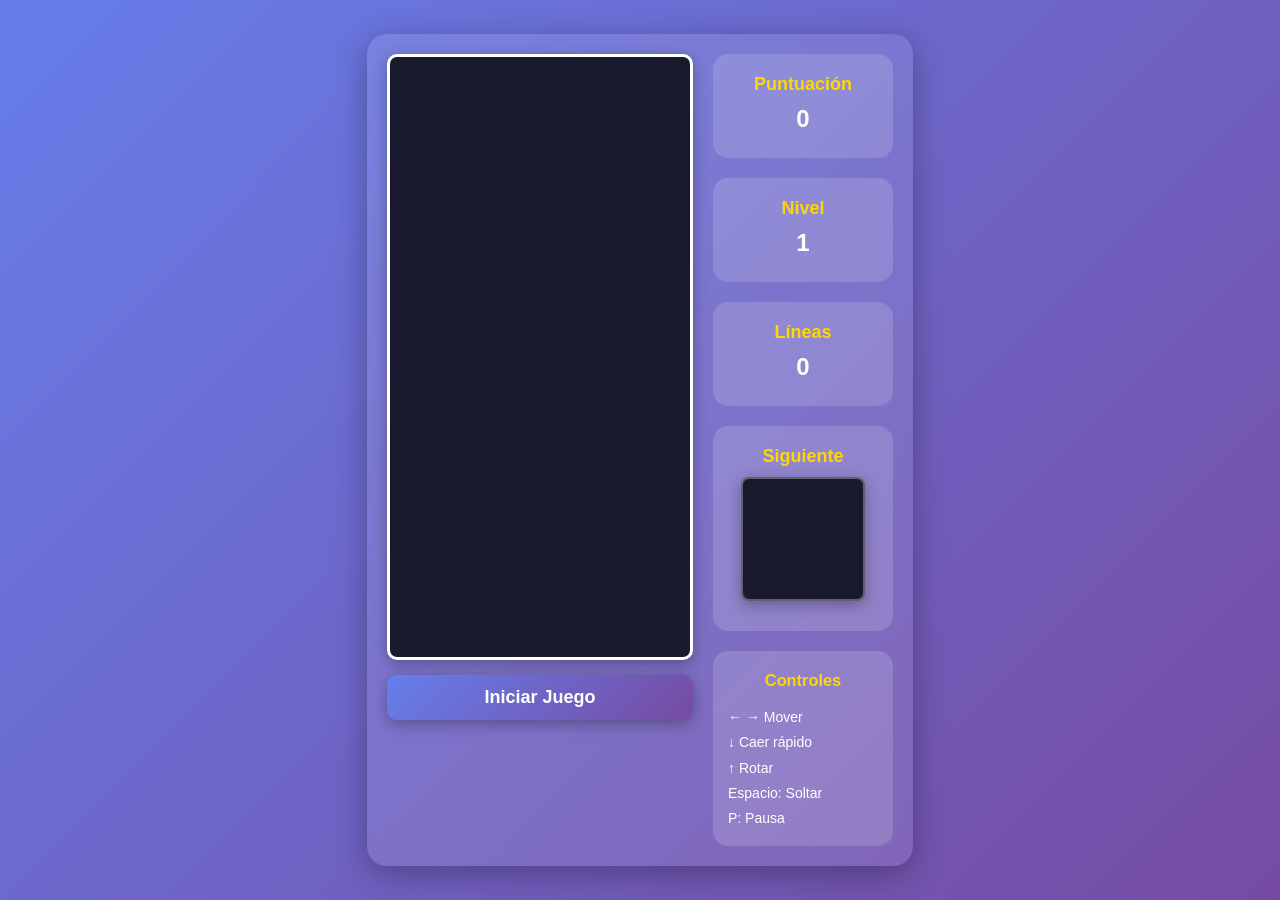
<file: projects/tetris-game/index.html>
<!DOCTYPE html>
<html lang="es">
<head>
    <meta charset="UTF-8">
    <meta name="viewport" content="width=device-width, initial-scale=1.0">
    <title>Tetris</title>
    <style>
        * {
            margin: 0;
            padding: 0;
            box-sizing: border-box;
        }

        body {
            font-family: 'Arial', sans-serif;
            display: flex;
            justify-content: center;
            align-items: center;
            min-height: 100vh;
            background: linear-gradient(135deg, #667eea 0%, #764ba2 100%);
        }

        .game-container {
            display: flex;
            gap: 20px;
            padding: 20px;
            background: rgba(255, 255, 255, 0.1);
            backdrop-filter: blur(10px);
            border-radius: 20px;
            box-shadow: 0 8px 32px rgba(0, 0, 0, 0.3);
        }

        .main-area {
            display: flex;
            flex-direction: column;
            gap: 15px;
        }

        canvas {
            border: 3px solid #fff;
            border-radius: 10px;
            box-shadow: 0 4px 15px rgba(0, 0, 0, 0.3);
            background: #1a1a2e;
        }

        .side-panel {
            display: flex;
            flex-direction: column;
            gap: 20px;
        }

        .info-box {
            background: rgba(255, 255, 255, 0.15);
            padding: 20px;
            border-radius: 15px;
            color: white;
            min-width: 180px;
        }

        .info-box h3 {
            margin-bottom: 10px;
            font-size: 18px;
            text-align: center;
            color: #ffd700;
        }

        .info-box p {
            font-size: 24px;
            font-weight: bold;
            text-align: center;
            margin: 5px 0;
        }

        #nextPiece {
            border: 2px solid rgba(255, 255, 255, 0.3);
            border-radius: 8px;
            background: #1a1a2e;
            display: block;
            margin: 10px auto;
        }

        .controls {
            background: rgba(255, 255, 255, 0.15);
            padding: 15px;
            border-radius: 15px;
            color: white;
            font-size: 14px;
            line-height: 1.8;
        }

        .controls h3 {
            color: #ffd700;
            margin-bottom: 10px;
            text-align: center;
        }

        button {
            width: 100%;
            padding: 12px;
            font-size: 18px;
            font-weight: bold;
            color: white;
            background: linear-gradient(135deg, #667eea 0%, #764ba2 100%);
            border: none;
            border-radius: 10px;
            cursor: pointer;
            transition: transform 0.2s, box-shadow 0.2s;
            box-shadow: 0 4px 15px rgba(0, 0, 0, 0.3);
        }

        button:hover {
            transform: translateY(-2px);
            box-shadow: 0 6px 20px rgba(0, 0, 0, 0.4);
        }

        button:active {
            transform: translateY(0);
        }

        .game-over {
            position: fixed;
            top: 50%;
            left: 50%;
            transform: translate(-50%, -50%);
            background: rgba(0, 0, 0, 0.9);
            color: white;
            padding: 40px;
            border-radius: 20px;
            text-align: center;
            display: none;
            z-index: 1000;
        }

        .game-over h2 {
            font-size: 36px;
            margin-bottom: 20px;
            color: #ff6b6b;
        }

        .game-over p {
            font-size: 24px;
            margin-bottom: 30px;
        }
    </style>
</head>
<body>
    <div class="game-container">
        <div class="main-area">
            <canvas id="tetris" width="300" height="600"></canvas>
            <button id="startBtn">Iniciar Juego</button>
        </div>

        <div class="side-panel">
            <div class="info-box">
                <h3>Puntuación</h3>
                <p id="score">0</p>
            </div>

            <div class="info-box">
                <h3>Nivel</h3>
                <p id="level">1</p>
            </div>

            <div class="info-box">
                <h3>Líneas</h3>
                <p id="lines">0</p>
            </div>

            <div class="info-box">
                <h3>Siguiente</h3>
                <canvas id="nextPiece" width="120" height="120"></canvas>
            </div>

            <div class="controls">
                <h3>Controles</h3>
                ← → Mover<br>
                ↓ Caer rápido<br>
                ↑ Rotar<br>
                Espacio: Soltar<br>
                P: Pausa
            </div>
        </div>
    </div>

    <div class="game-over" id="gameOver">
        <h2>¡Juego Terminado!</h2>
        <p>Puntuación: <span id="finalScore">0</span></p>
        <button onclick="resetGame()">Jugar de Nuevo</button>
    </div>

    <script>
        const canvas = document.getElementById('tetris');
        const ctx = canvas.getContext('2d');
        const nextCanvas = document.getElementById('nextPiece');
        const nextCtx = nextCanvas.getContext('2d');
        
        const ROWS = 20;
        const COLS = 10;
        const BLOCK_SIZE = 30;
        
        const COLORS = [
            '#000000',
            '#00f0f0',
            '#0000f0',
            '#f0a000',
            '#f0f000',
            '#00f000',
            '#a000f0',
            '#f00000'
        ];

        const SHAPES = [
            [[1,1,1,1]],
            [[1,1],[1,1]],
            [[1,1,1],[0,1,0]],
            [[1,1,1],[1,0,0]],
            [[1,1,1],[0,0,1]],
            [[1,1,0],[0,1,1]],
            [[0,1,1],[1,1,0]]
        ];

        let board = Array(ROWS).fill().map(() => Array(COLS).fill(0));
        let score = 0;
        let level = 1;
        let lines = 0;
        let gameLoop;
        let isPaused = false;
        let currentPiece;
        let nextPiece;
        let dropCounter = 0;
        let dropInterval = 1000;

        class Piece {
            constructor(shape, color) {
                this.shape = shape;
                this.color = color;
                this.x = Math.floor(COLS / 2) - Math.floor(shape[0].length / 2);
                this.y = 0;
            }

            draw(context, offsetX = 0, offsetY = 0, blockSize = BLOCK_SIZE) {
                this.shape.forEach((row, y) => {
                    row.forEach((value, x) => {
                        if (value) {
                            context.fillStyle = this.color;
                            context.fillRect(
                                (this.x + x) * blockSize + offsetX, 
                                (this.y + y) * blockSize + offsetY, 
                                blockSize - 1, 
                                blockSize - 1
                            );
                            context.strokeStyle = '#000';
                            context.strokeRect(
                                (this.x + x) * blockSize + offsetX, 
                                (this.y + y) * blockSize + offsetY, 
                                blockSize - 1, 
                                blockSize - 1
                            );
                        }
                    });
                });
            }

            move(dx, dy) {
                this.x += dx;
                this.y += dy;
            }

            rotate() {
                const newShape = this.shape[0].map((_, i) =>
                    this.shape.map(row => row[i]).reverse()
                );
                const oldShape = this.shape;
                this.shape = newShape;
                
                if (this.collides()) {
                    this.shape = oldShape;
                }
            }

            collides() {
                return this.shape.some((row, y) =>
                    row.some((value, x) =>
                        value && (
                            this.x + x < 0 ||
                            this.x + x >= COLS ||
                            this.y + y >= ROWS ||
                            (this.y + y >= 0 && board[this.y + y][this.x + x])
                        )
                    )
                );
            }
        }

        function createPiece() {
            const shapeIndex = Math.floor(Math.random() * SHAPES.length);
            return new Piece(SHAPES[shapeIndex], COLORS[shapeIndex + 1]);
        }

        function drawBoard() {
            ctx.fillStyle = '#1a1a2e';
            ctx.fillRect(0, 0, canvas.width, canvas.height);
            
            board.forEach((row, y) => {
                row.forEach((value, x) => {
                    if (value) {
                        ctx.fillStyle = COLORS[value];
                        ctx.fillRect(x * BLOCK_SIZE, y * BLOCK_SIZE, BLOCK_SIZE - 1, BLOCK_SIZE - 1);
                        ctx.strokeStyle = '#000';
                        ctx.strokeRect(x * BLOCK_SIZE, y * BLOCK_SIZE, BLOCK_SIZE - 1, BLOCK_SIZE - 1);
                    }
                });
            });
        }

        function drawNextPiece() {
            nextCtx.fillStyle = '#1a1a2e';
            nextCtx.fillRect(0, 0, nextCanvas.width, nextCanvas.height);
            
            if (nextPiece) {
                const blockSize = 25;
                const offsetX = (nextCanvas.width - nextPiece.shape[0].length * blockSize) / 2;
                const offsetY = (nextCanvas.height - nextPiece.shape.length * blockSize) / 2;
                
                nextPiece.shape.forEach((row, y) => {
                    row.forEach((value, x) => {
                        if (value) {
                            nextCtx.fillStyle = nextPiece.color;
                            nextCtx.fillRect(
                                x * blockSize + offsetX,
                                y * blockSize + offsetY,
                                blockSize - 1,
                                blockSize - 1
                            );
                            nextCtx.strokeStyle = '#000';
                            nextCtx.strokeRect(
                                x * blockSize + offsetX,
                                y * blockSize + offsetY,
                                blockSize - 1,
                                blockSize - 1
                            );
                        }
                    });
                });
            }
        }

        function merge() {
            currentPiece.shape.forEach((row, y) => {
                row.forEach((value, x) => {
                    if (value) {
                        const boardY = currentPiece.y + y;
                        const boardX = currentPiece.x + x;
                        if (boardY >= 0) {
                            board[boardY][boardX] = SHAPES.indexOf(currentPiece.shape) + 1;
                        }
                    }
                });
            });
        }

        function clearLines() {
            let linesCleared = 0;
            
            for (let y = ROWS - 1; y >= 0; y--) {
                if (board[y].every(value => value !== 0)) {
                    board.splice(y, 1);
                    board.unshift(Array(COLS).fill(0));
                    linesCleared++;
                    y++;
                }
            }
            
            if (linesCleared > 0) {
                lines += linesCleared;
                score += linesCleared * 100 * level;
                level = Math.floor(lines / 10) + 1;
                dropInterval = Math.max(100, 1000 - (level - 1) * 100);
                updateScore();
            }
        }

        function updateScore() {
            document.getElementById('score').textContent = score;
            document.getElementById('level').textContent = level;
            document.getElementById('lines').textContent = lines;
        }

        function gameOver() {
            cancelAnimationFrame(gameLoop);
            document.getElementById('finalScore').textContent = score;
            document.getElementById('gameOver').style.display = 'block';
        }

        function resetGame() {
            board = Array(ROWS).fill().map(() => Array(COLS).fill(0));
            score = 0;
            level = 1;
            lines = 0;
            dropInterval = 1000;
            isPaused = false;
            document.getElementById('gameOver').style.display = 'none';
            updateScore();
            startGame();
        }

        function drop() {
            currentPiece.move(0, 1);
            
            if (currentPiece.collides()) {
                currentPiece.move(0, -1);
                merge();
                clearLines();
                currentPiece = nextPiece;
                nextPiece = createPiece();
                drawNextPiece();
                
                if (currentPiece.collides()) {
                    gameOver();
                    return false;
                }
            }
            return true;
        }

        function hardDrop() {
            while (drop()) {}
        }

        function update(time = 0) {
            if (isPaused) {
                gameLoop = requestAnimationFrame(update);
                return;
            }
            
            dropCounter += time - (update.lastTime || 0);
            update.lastTime = time;
            
            if (dropCounter > dropInterval) {
                drop();
                dropCounter = 0;
            }
            
            drawBoard();
            currentPiece.draw(ctx);
            
            gameLoop = requestAnimationFrame(update);
        }

        function startGame() {
            currentPiece = createPiece();
            nextPiece = createPiece();
            drawNextPiece();
            update();
        }

        document.addEventListener('keydown', e => {
            if (!currentPiece || document.getElementById('gameOver').style.display === 'block') return;
            
            if (e.key === 'p' || e.key === 'P') {
                isPaused = !isPaused;
                return;
            }
            
            if (isPaused) return;
            
            if (e.key === 'ArrowLeft') {
                currentPiece.move(-1, 0);
                if (currentPiece.collides()) currentPiece.move(1, 0);
            } else if (e.key === 'ArrowRight') {
                currentPiece.move(1, 0);
                if (currentPiece.collides()) currentPiece.move(-1, 0);
            } else if (e.key === 'ArrowDown') {
                drop();
            } else if (e.key === 'ArrowUp') {
                currentPiece.rotate();
            } else if (e.key === ' ') {
                e.preventDefault();
                hardDrop();
            }
        });

        document.getElementById('startBtn').addEventListener('click', () => {
            if (!currentPiece) {
                startGame();
            } else {
                resetGame();
            }
        });
    </script>
</body>
</html>
</file>
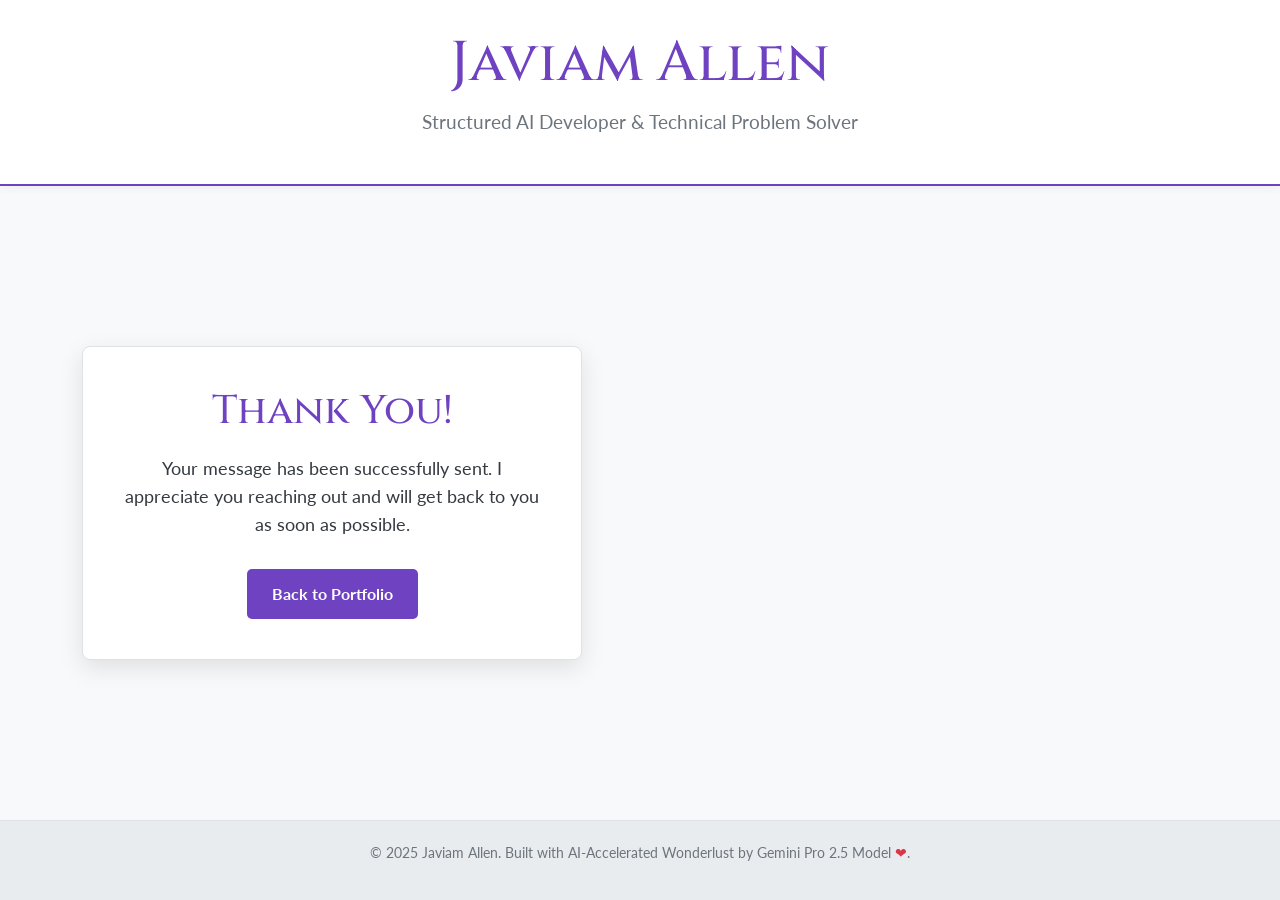
<file: gracias.html>
<!DOCTYPE html>
<html lang="en">
<head>
    <meta charset="UTF-8">
    <meta name="viewport" content="width=device-width, initial-scale=1.0">
    <title>Thank You! | Javiam Allen Portfolio</title>
    <meta name="description" content="Thank you for your message! Javiam Allen will be in touch shortly.">

    <link href="https://fonts.googleapis.com/css2?family=Cinzel:wght@400;700&family=Lato:wght@300;400;700&display=swap" rel="stylesheet">
    <link href="https://cdn.jsdelivr.net/npm/bootstrap@5.3.3/dist/css/bootstrap.min.css" rel="stylesheet" integrity="sha384-QWTKZyjpPEjISv5WaRU9OFeRpok6YctnYmDr5pNlyT2bRjXh0JMhjY6hW+ALEwIH" crossorigin="anonymous">
    <style>
        /* General Styles for the body */
        body {
            font-family: 'Lato', sans-serif;
            background-color: #f8f9fa; /* Soft white background */
            color: #212529; /* Dark text for contrast */
            line-height: 1.6;
            margin: 0;
            padding: 0;
            display: flex;
            flex-direction: column;
            min-height: 100vh; /* Full viewport height */
        }

        /* Header (Optional, if you want a consistent header) */
        header {
            background-color: #ffffff; /* White header */
            padding: 30px 0;
            text-align: center;
            border-bottom: 2px solid #6f42c1; /* Violet detail */
            box-shadow: 0 2px 10px rgba(0, 0, 0, 0.05);
        }

        .logo {
            font-family: 'Cinzel', serif;
            font-size: 3.5rem;
            color: #6f42c1; /* Violet for logo */
            margin-bottom: 10px;
        }

        .subtitle {
            font-size: 1.2rem;
            color: #6c757d; /* Muted gray for subtitle */
        }

        /* Main Content for Thank You Page */
        main {
            flex-grow: 1; /* Allows main content to take up available space */
            display: flex;
            justify-content: center;
            align-items: center;
            text-align: center;
            padding: 50px 15px;
        }

        .thank-you-card {
            background-color: #ffffff;
            border: 1px solid #dee2e6;
            border-radius: 8px;
            padding: 40px;
            box-shadow: 0 8px 25px rgba(0, 0, 0, 0.1);
            max-width: 500px;
            width: 100%;
        }

        .thank-you-card h1 {
            font-family: 'Cinzel', serif;
            color: #6f42c1; /* Violet for title */
            font-size: 2.5rem;
            margin-bottom: 20px;
        }

        .thank-you-card p {
            font-size: 1.1rem;
            color: #343a40;
            margin-bottom: 30px;
        }

        .cta-button {
            background-color: #6f42c1; /* Violet button */
            color: white;
            padding: 12px 25px;
            border-radius: 5px;
            text-decoration: none;
            font-weight: bold;
            transition: background-color 0.2s ease, transform 0.2s ease;
            border: none;
            display: inline-block; /* Allows padding and margin */
        }

        .cta-button:hover {
            background-color: #5936a1; /* Darker violet on hover */
            transform: translateY(-2px);
            color: white; /* Keep text white on hover */
        }

        /* Footer */
        footer {
            background-color: #e9ecef; /* Light gray footer */
            padding: 20px 0;
            text-align: center;
            font-size: 0.9rem;
            color: #6c757d; /* Muted gray for footer text */
            border-top: 1px solid #dee2e6;
        }
        #heart-symbol {
            color: #dc3545; /* Red heart */
        }

        /* Media queries */
        @media (max-width: 768px) {
            .logo {
                font-size: 2.5rem;
            }
            .subtitle {
                font-size: 1rem;
            }
            .thank-you-card {
                padding: 30px 20px;
            }
            .thank-you-card h1 {
                font-size: 2rem;
            }
        }

    </style>
</head>
<body>
    <header>
        <div class="container">
            <h1 class="logo">Javiam Allen</h1>
            <p class="subtitle">Structured AI Developer & Technical Problem Solver</p>
        </div>
    </header>

    <main>
        <div class="container">
            <div class="thank-you-card">
                <h1>Thank You!</h1>
                <p>Your message has been successfully sent. I appreciate you reaching out and will get back to you as soon as possible.</p>
                <a href="index.html" class="cta-button">Back to Portfolio</a>
            </div>
        </div>
    </main>

    <footer>
        <div class="container">
            <p>© 2025 Javiam Allen. Built with AI-Accelerated Wonderlust by Gemini Pro 2.5 Model <span id="heart-symbol">&#x2764;</span>.</p>
        </div>
    </footer>
    <script src="https://cdn.jsdelivr.net/npm/bootstrap@5.3.3/dist/js/bootstrap.bundle.min.js" integrity="sha384-YvpcrYf0tY3lHB60NNkmXc5s9fDVZLESaAA55NDzOxhy9GkcIdslK1eN7N6jIeHz" crossorigin="anonymous"></script>
</body>
</html>
</file>
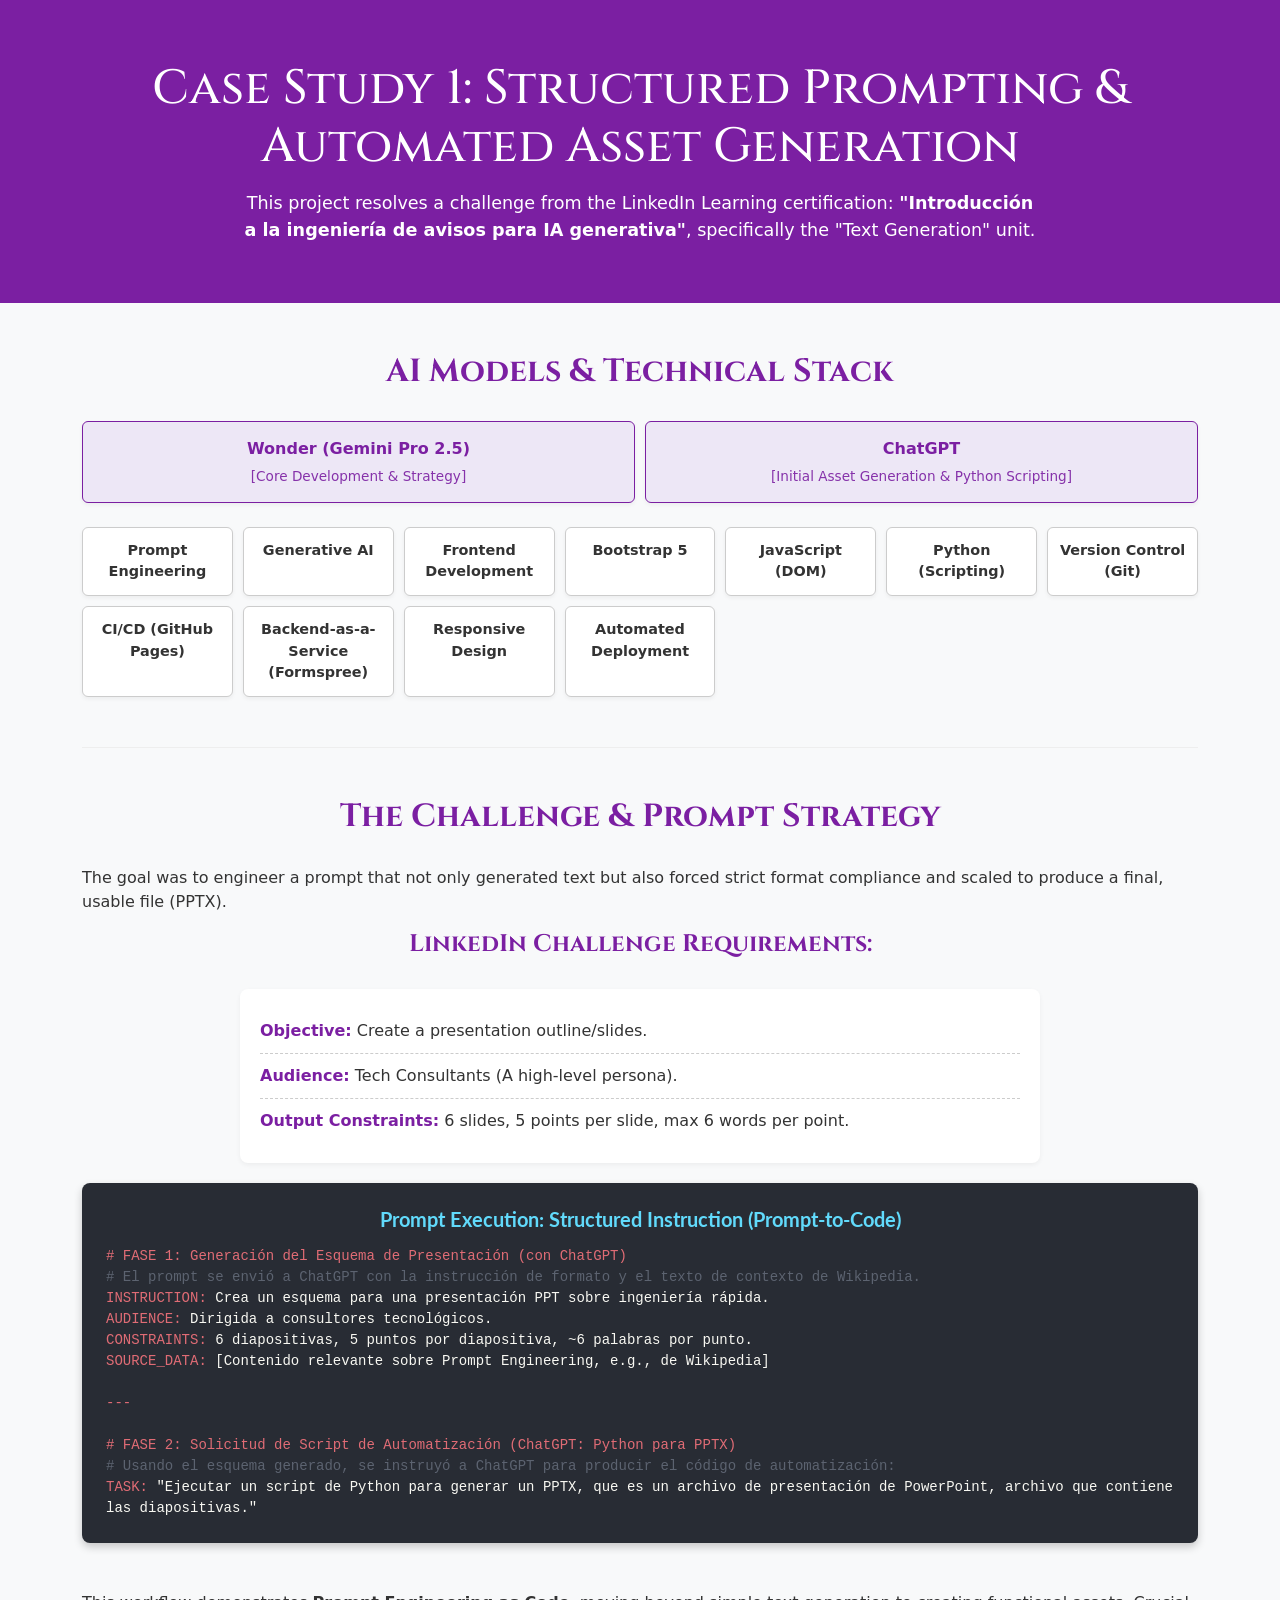
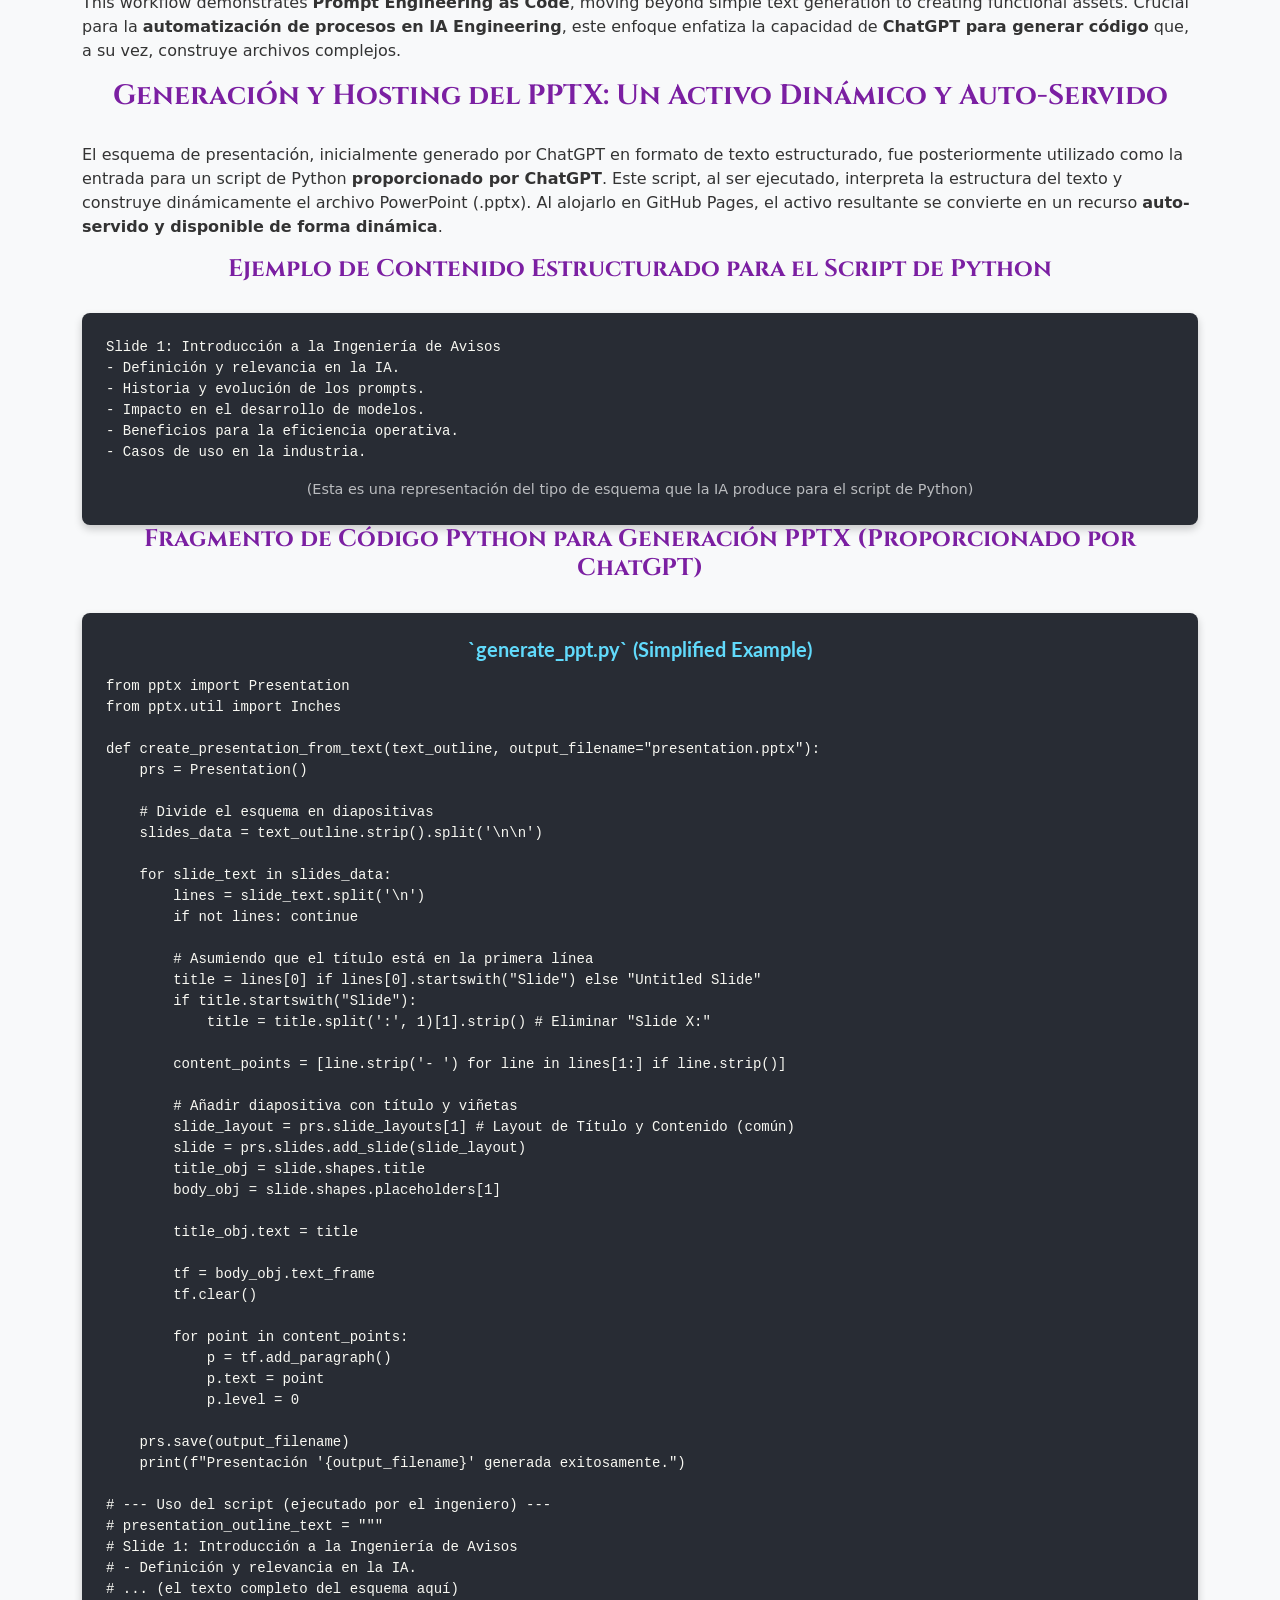
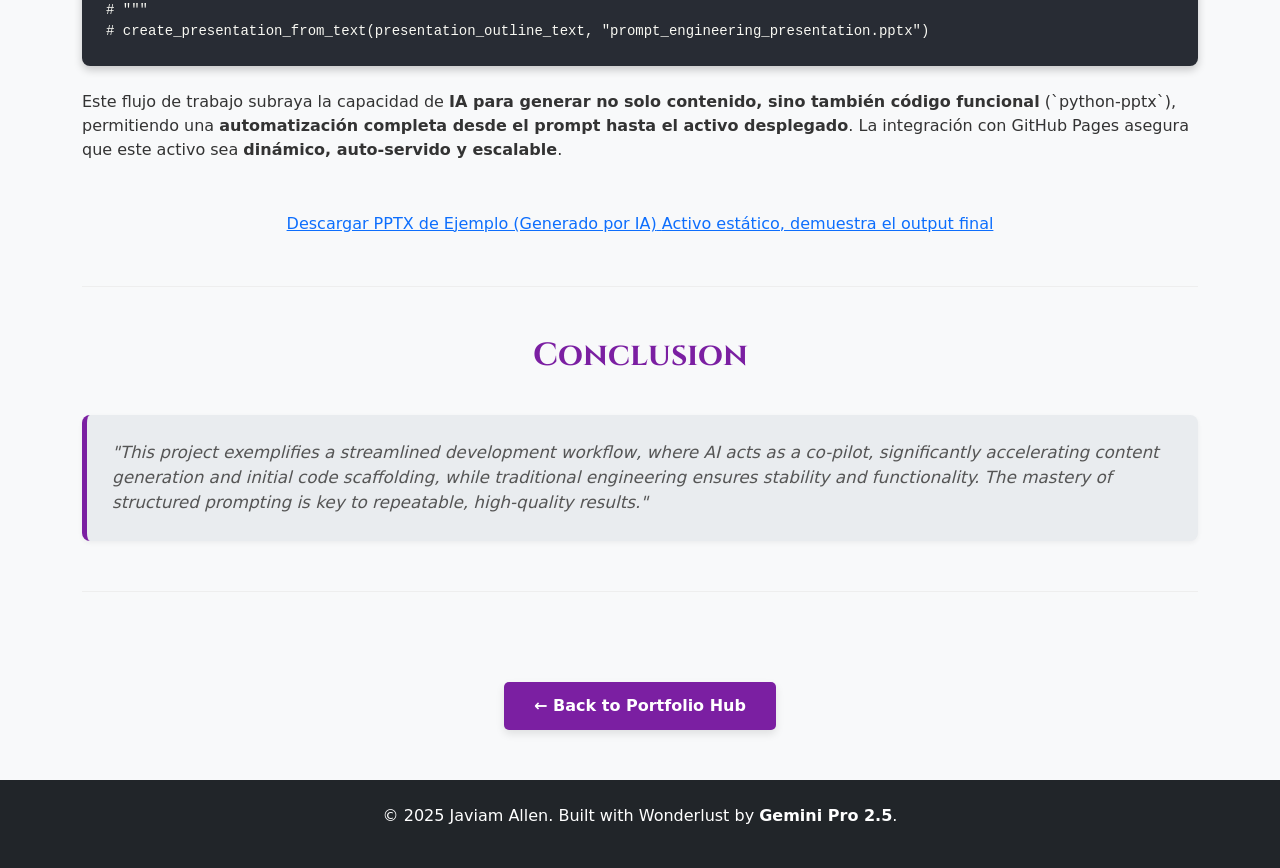
<file: projects/prompt_engineering_case-study1.html>
<!DOCTYPE html>
<html lang="en">
<head>
    <meta charset="UTF-8">
    <meta name="viewport" content="width=device-width, initial-scale=1.0">
    <title>Structured Prompting: Deployment & Automation (Case Study 1)</title>
    <meta name="description" content="Análisis técnico del desafío de LinkedIn Learning: Prompt Engineering. Demostración de automatización con Python y arquitectura BaaS, utilizando ChatGPT para generación de activos.">
    <link href="https://fonts.googleapis.com/css2?family=Cinzel:wght@400;700&family=Lato:wght@300;400;700&display=swap" rel="stylesheet">
    <link href="https://cdn.jsdelivr.net/npm/bootstrap@5.3.3/dist/css/bootstrap.min.css" rel="stylesheet" integrity="sha384-QWTKZyjpPEjISv5WaRU9OFeRpok6YctnYmDr5pNlyT2bRjXh0JMhjY6hW+ALEwIH" crossorigin="anonymous">
    
    <link rel="stylesheet" href="../style.css"> 
    
    <style>
        /* Definición de variables de color por si no están en style.css (RECOMENDACIÓN: Mover a style.css) */
        :root {
            --primary-color: #7b1fa2; /* Morado Oscuro/Principal */
            --accent-color: #ede7f6; /* Morado Claro */
            --text-color: #333;
            --border-color: #ccc;
            --card-background: #fff;
        }
        /* ESTILOS DE LA PÁGINA ESPECÍFICA (MODERNA, FONDO BLANCO) */
        body {
            background-color: #f8f9fa; 
            color: #333;
        }
        .case-study-header {
            background-color: var(--primary-color);
            color: white;
            padding: 60px 0;
            text-align: center;
        }
        .case-study-header h1 {
            font-family: 'Cinzel', serif;
            font-size: 3rem;
            margin-bottom: 15px;
        }
        .case-study-header p {
            font-size: 1.1rem;
            max-width: 800px;
            margin: 0 auto;
        }
        .case-study-section {
            padding: 50px 0;
            border-bottom: 1px solid #eee; 
        }
        .case-study-section:last-of-type {
            border-bottom: none;
        }
        .case-study-section h2, .case-study-section h3, .case-study-section h4 {
            font-family: 'Cinzel', serif;
            color: var(--primary-color);
            margin-bottom: 30px;
            text-align: center;
            font-weight: 700;
        }
        /* ESTILO PARA LAS MINI-CARDS DE HABILIDADES */
        .tech-stack-grid {
            display: grid;
            grid-template-columns: repeat(auto-fit, minmax(140px, 1fr));
            gap: 10px;
            margin-top: 20px;
            justify-content: center;
        }
        .tech-card {
            background-color: #fff;
            border: 1px solid var(--border-color);
            border-radius: 6px;
            padding: 12px 8px;
            text-align: center;
            box-shadow: 0 2px 4px rgba(0,0,0,0.05);
            font-weight: 700; 
            color: var(--text-color);
            font-size: 0.9rem;
            transition: transform 0.1s ease;
        }
        .tech-card:hover {
            transform: translateY(-2px);
            border-color: var(--primary-color);
        }
        .ai-model {
            background-color: var(--accent-color);
            color: var(--primary-color);
            border-color: var(--primary-color);
            font-size: 1rem;
            padding: 15px 10px;
        }
        .ai-model p { 
            font-weight: normal; 
            font-size: 0.85rem; 
            margin-top: 5px;
            margin-bottom: 0;
            opacity: 0.9;
        }
        /* Estilo para el Bloque de Código de Prompt */
        .prompt-example {
            background-color: #282c34;
            color: #f8f8f2;
            border-radius: 8px;
            padding: 1.5rem;
            margin-top: 20px;
            overflow-x: auto;
            box-shadow: 0 4px 8px rgba(0,0,0,0.2);
        }
        .prompt-example h5 {
            color: #61dafb;
            text-align: center;
            margin-bottom: 15px;
            font-family: 'Lato', sans-serif;
            font-weight: 700;
        }
        .prompt-example pre {
            margin: 0;
            white-space: pre-wrap; 
            word-wrap: break-word;
        }
        /* Colores de sintaxis para YAML/Código */
        .yaml-comment { color: #5c6370; } 
        .yaml-key { color: #e06c75; } 
        .yaml-string { color: #98c379; } 
        .yaml-operator { color: #c678dd; } 
        .prompt-highlight {
            font-weight: bold;
            color: #e0b0ff; 
        }

        .download-btn-wrapper {
            text-align: center;
            margin-top: 50px;
        }
        
        /* Ajustes de Tipografía */
        .boldy {
            font-weight: 700;
        }

        .challenge-list {
            list-style: none;
            padding-left: 0;
            text-align: left;
            max-width: 800px;
            margin: 20px auto;
            background-color: var(--card-background);
            border-radius: 8px;
            box-shadow: 0 2px 5px rgba(0,0,0,0.05);
            padding: 20px;
        }
        .challenge-list li {
            padding: 10px 0;
            border-bottom: 1px dashed var(--border-color);
            font-size: 1rem;
            color: var(--text-color);
        }
        .challenge-list li:last-child {
            border-bottom: none;
        }
        .challenge-list .boldy {
            color: var(--primary-color);
        }

        .key-takeaway {
            background-color: #e9ecef; 
            padding: 25px;
            border-left: 5px solid var(--primary-color);
            margin-top: 40px;
            font-style: italic;
            color: #555;
            border-radius: 8px;
            box-shadow: 0 2px 5px rgba(0,0,0,0.05);
        }
        .key-takeaway p {
            margin-bottom: 0;
            font-size: 1.05rem;
        }

        .back-to-portfolio-btn {
            display: inline-block;
            margin-top: 40px;
            background-color: var(--primary-color);
            color: white;
            padding: 12px 30px;
            border-radius: 5px;
            text-decoration: none;
            font-weight: bold;
            transition: background-color 0.3s ease, transform 0.2s ease;
            box-shadow: 0 4px 8px rgba(0,0,0,0.1);
        }
        .back-to-portfolio-btn:hover {
            background-color: #5a0ca0;
            color: white;
            transform: translateY(-2px);
        }
    </style>
</head>
<body>

    <header class="case-study-header">
        <div class="container">
            <h1>Case Study 1: Structured Prompting & Automated Asset Generation</h1>
            <p>This project resolves a challenge from the LinkedIn Learning certification: <span class="boldy">"Introducción a la ingeniería de avisos para IA generativa"</span>, specifically the "Text Generation" unit.</p>
        </div>
    </header>

    <main>
        <div class="container">
            <section class="case-study-section">
                <h2>AI Models & Technical Stack</h2>
                
                <div class="tech-stack-grid">
                    <div class="tech-card ai-model">
                        <span class="boldy">Wonder (Gemini Pro 2.5)</span>
                        <p class="mb-0" style="font-weight: normal; font-size: 0.85rem;">[Core Development & Strategy]</p>
                    </div>
                    <div class="tech-card ai-model">
                        <span class="boldy">ChatGPT</span>
                        <p class="mb-0" style="font-weight: normal; font-size: 0.85rem;">[Initial Asset Generation & Python Scripting]</p>
                    </div>
                </div>

                <div class="tech-stack-grid mt-4">
                    <div class="tech-card">Prompt Engineering</div>
                    <div class="tech-card">Generative AI</div>
                    <div class="tech-card">Frontend Development</div>
                    <div class="tech-card">Bootstrap 5</div>
                    <div class="tech-card">JavaScript (DOM)</div>
                    <div class="tech-card">Python (Scripting)</div>
                    <div class="tech-card">Version Control (Git)</div>
                    <div class="tech-card">CI/CD (GitHub Pages)</div>
                    <div class="tech-card">Backend-as-a-Service (Formspree)</div>
                    <div class="tech-card">Responsive Design</div>
                    <div class="tech-card">Automated Deployment</div>
                </div>
            </section>

            <section class="case-study-section">
                <h2>The Challenge & Prompt Strategy</h2>
                <p>The goal was to engineer a prompt that not only generated text but also forced strict format compliance and scaled to produce a final, usable file (PPTX).</p>

                <div class="challenge-points">
                    <h4>LinkedIn Challenge Requirements:</h4>
                    <ul class="challenge-list">
                        <li><span class="boldy">Objective:</span> Create a presentation outline/slides.</li>
                        <li><span class="boldy">Audience:</span> Tech Consultants (A high-level persona).</li>
                        <li><span class="boldy">Output Constraints:</span> 6 slides, 5 points per slide, max 6 words per point.</li>
                    </ul>
                </div>

                <div class="prompt-example mb-5">
                    <h5>Prompt Execution: Structured Instruction (Prompt-to-Code)</h5>
                    <pre><code><span class="yaml-key"># FASE 1: Generación del Esquema de Presentación (con ChatGPT)</span>
<span class="yaml-comment"># El prompt se envió a ChatGPT con la instrucción de formato y el texto de contexto de Wikipedia.</span>
<span class="yaml-key">INSTRUCTION:</span> Crea un esquema para una presentación PPT sobre ingeniería rápida.
<span class="yaml-key">AUDIENCE:</span> Dirigida a consultores tecnológicos.
<span class="yaml-key">CONSTRAINTS:</span> 6 diapositivas, 5 puntos por diapositiva, ~6 palabras por punto.
<span class="yaml-key">SOURCE_DATA:</span> [Contenido relevante sobre Prompt Engineering, e.g., de Wikipedia]

<span class="yaml-key">---</span>

<span class="yaml-key"># FASE 2: Solicitud de Script de Automatización (ChatGPT: Python para PPTX)</span>
<span class="yaml-comment"># Usando el esquema generado, se instruyó a ChatGPT para producir el código de automatización:</span>
<span class="yaml-key">TASK:</span> "Ejecutar un script de Python para generar un PPTX, que es un archivo de presentación de PowerPoint, archivo que contiene las diapositivas."</code></pre>
                </div>

                <p class="mt-4">This workflow demonstrates <span class="boldy">Prompt Engineering as Code</span>, moving beyond simple text generation to creating functional assets. Crucial para la <span class="boldy">automatización de procesos en IA Engineering</span>, este enfoque enfatiza la capacidad de <span class="boldy">ChatGPT para generar código</span> que, a su vez, construye archivos complejos.</p>

                <h3>Generación y Hosting del PPTX: Un Activo Dinámico y Auto-Servido</h3>
                <p>El esquema de presentación, inicialmente generado por ChatGPT en formato de texto estructurado, fue posteriormente utilizado como la entrada para un script de Python <span class="boldy">proporcionado por ChatGPT</span>. Este script, al ser ejecutado, interpreta la estructura del texto y construye dinámicamente el archivo PowerPoint (.pptx). Al alojarlo en GitHub Pages, el activo resultante se convierte en un recurso <span class="boldy">auto-servido y disponible de forma dinámica</span>.</p>
                
                <h4>Ejemplo de Contenido Estructurado para el Script de Python</h4>
                <div class="prompt-example">
                    <pre><code id="presentation-outline-content">Contenido de ejemplo pre-generado por IA.</code></pre>
                    <p class="text-center text-light mt-3 mb-0" style="font-size: 0.9em; opacity: 0.7;">(Esta es una representación del tipo de esquema que la IA produce para el script de Python)</p>
                </div>

                <h4>Fragmento de Código Python para Generación PPTX (Proporcionado por ChatGPT)</h4>
                <div class="prompt-example">
                    <h5>`generate_ppt.py` (Simplified Example)</h5>
                    <pre><code class="language-python">from pptx import Presentation
from pptx.util import Inches

def create_presentation_from_text(text_outline, output_filename="presentation.pptx"):
    prs = Presentation()
    
    # Divide el esquema en diapositivas
    slides_data = text_outline.strip().split('\n\n')

    for slide_text in slides_data:
        lines = slide_text.split('\n')
        if not lines: continue
        
        # Asumiendo que el título está en la primera línea
        title = lines[0] if lines[0].startswith("Slide") else "Untitled Slide" 
        if title.startswith("Slide"):
            title = title.split(':', 1)[1].strip() # Eliminar "Slide X:"

        content_points = [line.strip('- ') for line in lines[1:] if line.strip()]

        # Añadir diapositiva con título y viñetas
        slide_layout = prs.slide_layouts[1] # Layout de Título y Contenido (común)
        slide = prs.slides.add_slide(slide_layout)
        title_obj = slide.shapes.title
        body_obj = slide.shapes.placeholders[1]

        title_obj.text = title

        tf = body_obj.text_frame
        tf.clear() 
        
        for point in content_points:
            p = tf.add_paragraph()
            p.text = point
            p.level = 0 

    prs.save(output_filename)
    print(f"Presentación '{output_filename}' generada exitosamente.")

# --- Uso del script (ejecutado por el ingeniero) ---
# presentation_outline_text = """
# Slide 1: Introducción a la Ingeniería de Avisos
# - Definición y relevancia en la IA.
# ... (el texto completo del esquema aquí)
# """
# create_presentation_from_text(presentation_outline_text, "prompt_engineering_presentation.pptx")</code></pre>
                </div>

                <p class="mt-4">Este flujo de trabajo subraya la capacidad de <span class="boldy">IA para generar no solo contenido, sino también código funcional</span> (`python-pptx`), permitiendo una <span class="boldy">automatización completa desde el prompt hasta el activo desplegado</span>. La integración con GitHub Pages asegura que este activo sea <span class="boldy">dinámico, auto-servido y escalable</span>.</p>
                
                <div class="download-btn-wrapper">
                    <a href="../assets/prompt_engineering_presentation.pptx" class="cta-button" download>
                        <span class="main-text">Descargar PPTX de Ejemplo (Generado por IA)</span>
                        <span class="sub-text">Activo estático, demuestra el output final</span>
                    </a>
                </div>
            </section>

            <section class="case-study-section">
                <h2>Conclusion</h2>
                <div class="key-takeaway">
                    <p class="mb-0">"This project exemplifies a streamlined development workflow, where AI acts as a co-pilot, significantly accelerating content generation and initial code scaffolding, while traditional engineering ensures stability and functionality. The mastery of structured prompting is key to repeatable, high-quality results."</p>
                </div>
            </section>

            <section class="case-study-section text-center">
                <a href="../index.html" class="back-to-portfolio-btn">← Back to Portfolio Hub</a>
            </section>
        </div>
    </main>

    <footer class="text-center py-4 bg-dark text-white">
        <p>© 2025 Javiam Allen. Built with Wonderlust by <span class="boldy">Gemini Pro 2.5</span>.</p>
    </footer>

    <script src="https://cdn.jsdelivr.net/npm/bootstrap@5.3.3/dist/js/bootstrap.bundle.min.js" integrity="sha384-YvpcrYf0tY3lHB60NNkmXc5s9fDVZLESaAA55NDzOxhy9GkcIdslK1eN7N6jIeHz" crossorigin="anonymous"></script>
    <script>
        document.addEventListener('DOMContentLoaded', () => {
            document.getElementById('presentation-outline-content').textContent = 
                `Slide 1: Introducción a la Ingeniería de Avisos
- Definición y relevancia en la IA.
- Historia y evolución de los prompts.
- Impacto en el desarrollo de modelos.
- Beneficios para la eficiencia operativa.
- Casos de uso en la industria.`;
        });
    </script>

</body>
</html>
</file>
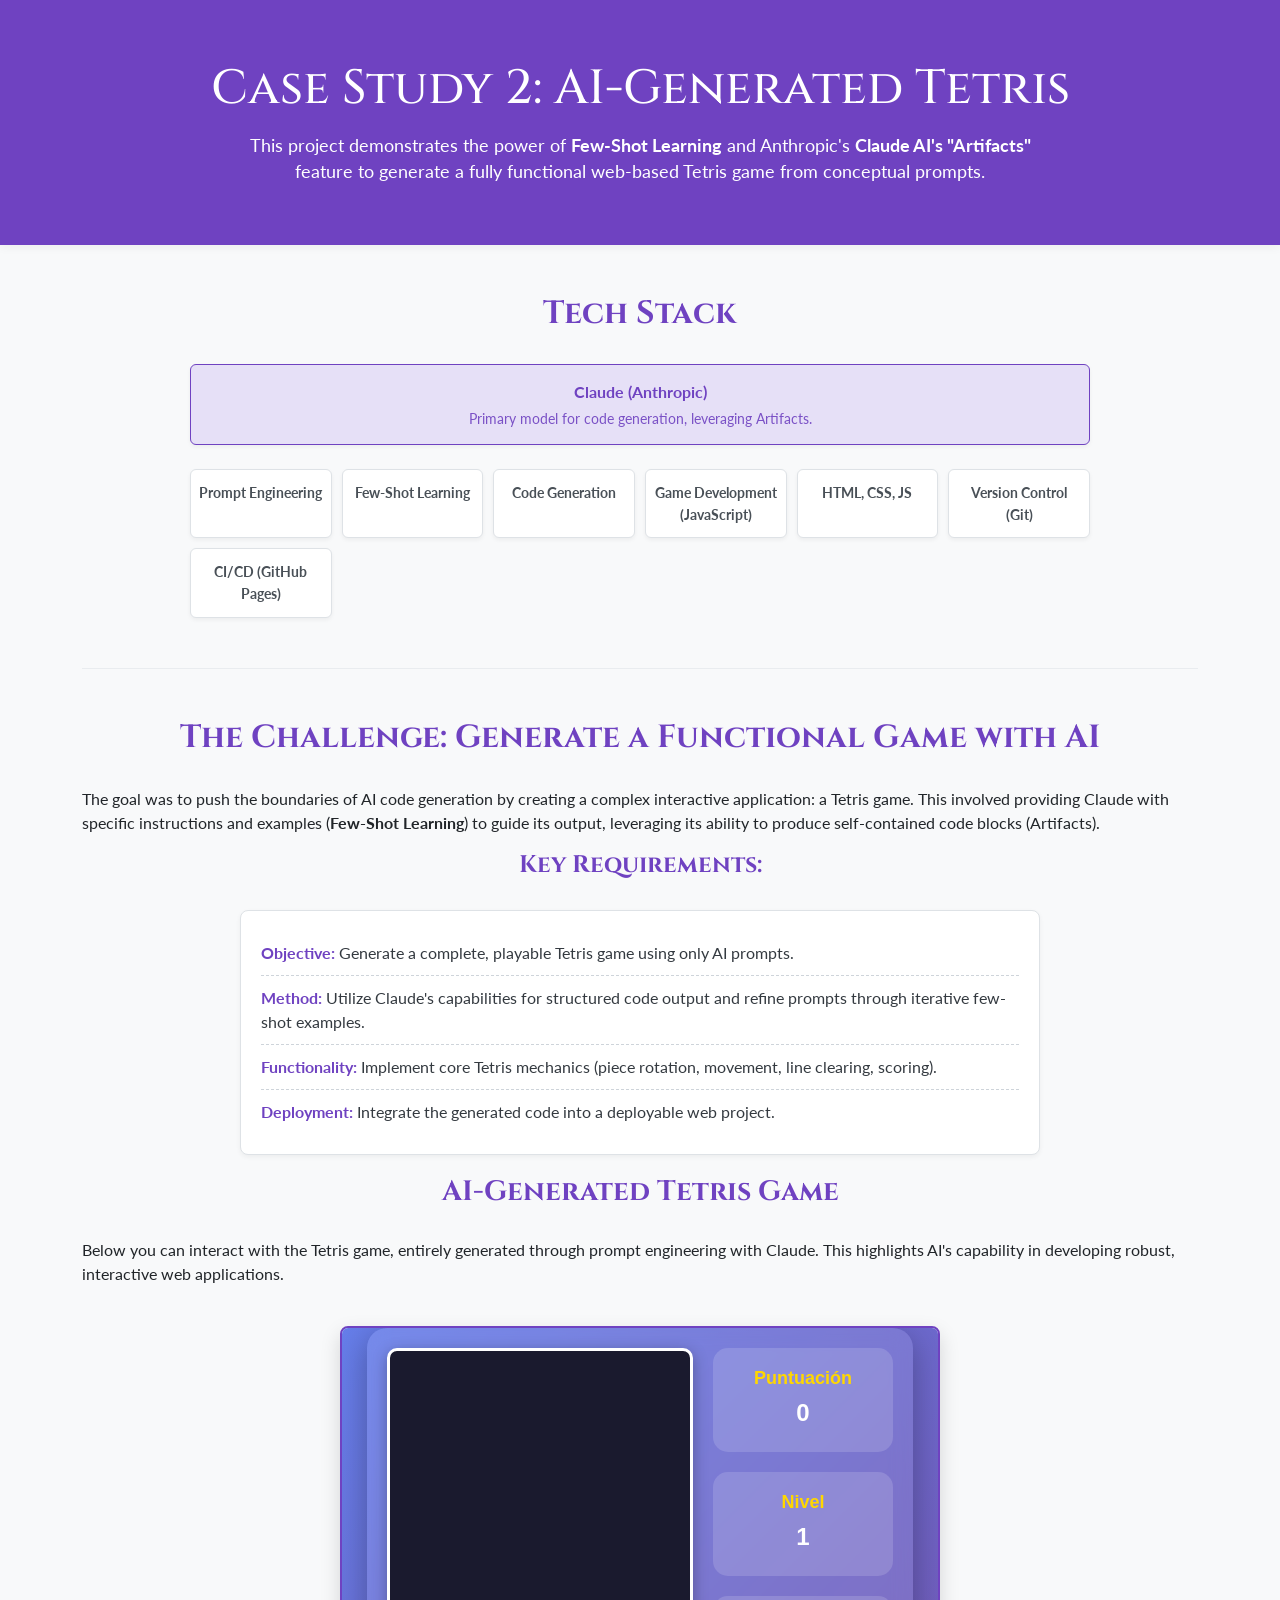
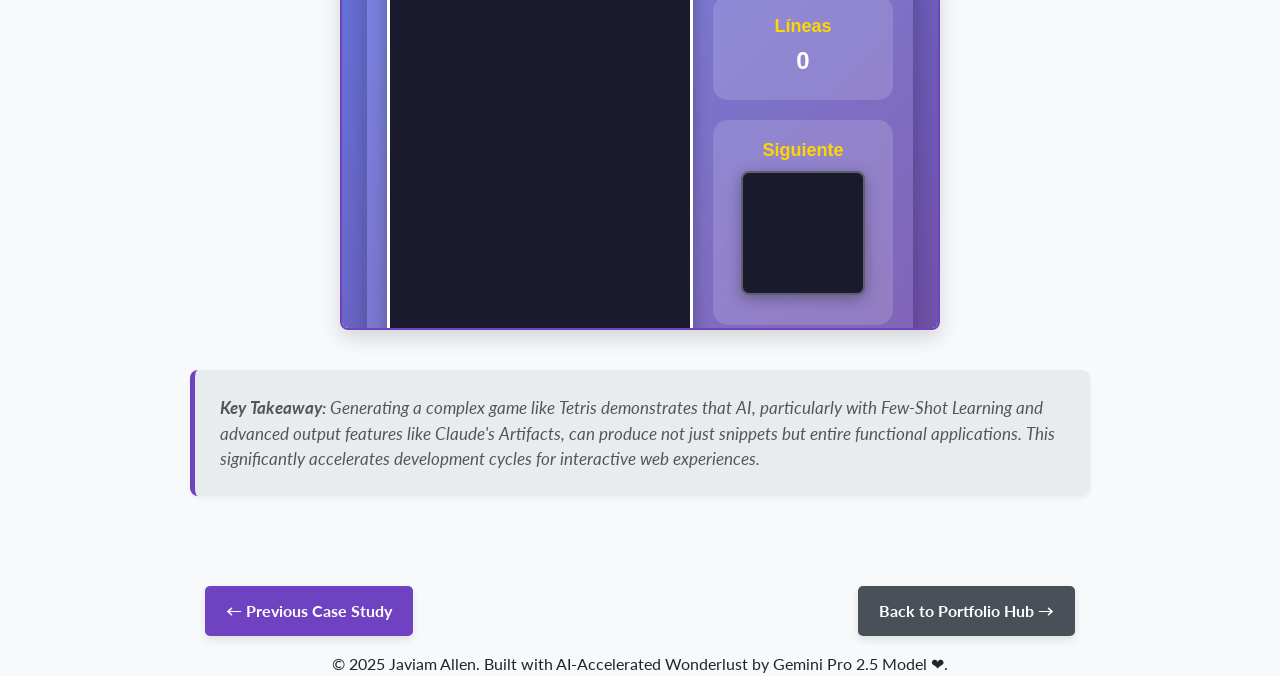
<file: projects/prompt_engineering_case-study2.html>
<!DOCTYPE html>
<html lang="en">
<head>
    <meta charset="UTF-8">
    <meta name="viewport" content="width=device-width, initial-scale=1.0">
    <title>Case Study 2: AI-Generated Tetris (Claude & Few-Shot Learning)</title>
    <meta name="description" content="Explore how Few-Shot Learning and Claude's 'Artifacts' generated functional code for a Tetris game, showcasing AI's ability to produce complex assets.">

    <link href="https://fonts.googleapis.com/css2?family=Cinzel:wght@400;700&family=Lato:wght@300;400;700&display=swap" rel="stylesheet">
    <link href="https://cdn.jsdelivr.net/npm/bootstrap@5.3.3/dist/css/bootstrap.min.css" rel="stylesheet" integrity="sha384-QWTKZyjpPEjISv5WaRU9OFeRpok6YctnYmDr5pNlyT2bRjXh0JMhjY6hW+ALEwIH" crossorigin="anonymous">
    <style>
        /* Specific page styles for the case studies (clean, white background) */
        body {
            background-color: #f8f9fa; /* Soft white background */
            color: #212529; /* Dark text for contrast */
            font-family: 'Lato', sans-serif;
        }
        .case-study-header {
            background-color: #6f42c1; /* Violet header */
            color: white;
            padding: 60px 0;
            text-align: center;
            box-shadow: 0 2px 10px rgba(0, 0, 0, 0.05);
        }
        .case-study-header h1 {
            font-family: 'Cinzel', serif;
            font-size: 3rem;
            margin-bottom: 15px;
        }
        .case-study-header p {
            font-size: 1.1rem;
            max-width: 800px;
            margin: 0 auto;
        }
        .case-study-section {
            padding: 50px 0;
            border-bottom: 1px solid #e9ecef; /* Light gray separator */
        }
        .case-study-section:last-of-type {
            border-bottom: none;
        }
        .case-study-section h2, .case-study-section h3, .case-study-section h4 {
            font-family: 'Cinzel', serif;
            color: #6f42c1; /* Violet for section titles */
            margin-bottom: 30px;
            text-align: center;
            font-weight: 700;
        }
        
        /* Styles for mini-skill cards */
        .tech-stack-grid {
            display: grid;
            grid-template-columns: repeat(auto-fit, minmax(140px, 1fr));
            gap: 10px;
            margin-top: 20px;
            justify-content: center;
            max-width: 900px;
            margin-left: auto;
            margin-right: auto;
        }
        .tech-card {
            background-color: #ffffff;
            border: 1px solid #dee2e6;
            border-radius: 6px;
            padding: 12px 8px;
            text-align: center;
            box-shadow: 0 2px 4px rgba(0,0,0,0.05);
            font-weight: 700; 
            color: #495057;
            font-size: 0.9rem;
            transition: transform 0.1s ease;
        }
        .tech-card:hover {
            transform: translateY(-2px);
            border-color: #6f42c1; /* Violet on hover */
        }
        .ai-model {
            background-color: #e6e0f7; /* Lighter violet background */
            color: #6f42c1; /* Violet text */
            border-color: #6f42c1; /* Violet border */
            font-size: 1rem;
            padding: 15px 10px;
        }
        .ai-model p { 
            font-weight: normal; 
            font-size: 0.85rem; 
            margin-top: 5px;
            margin-bottom: 0;
            opacity: 0.9;
        }

        /* Typography adjustments */
        .boldy {
            font-weight: 700;
        }

        .challenge-list {
            list-style: none;
            padding-left: 0;
            text-align: left;
            max-width: 800px;
            margin: 20px auto;
            background-color: #ffffff;
            border-radius: 8px;
            box-shadow: 0 2px 5px rgba(0,0,0,0.05);
            padding: 20px;
            color: #343a40;
            border: 1px solid #dee2e6;
        }
        .challenge-list li {
            padding: 10px 0;
            border-bottom: 1px dashed #ced4da;
            font-size: 1rem;
        }
        .challenge-list li:last-child {
            border-bottom: none;
        }
        .challenge-list .boldy {
            color: #6f42c1;
        }

        .key-takeaway {
            background-color: #e9ecef;
            padding: 25px;
            border-left: 5px solid #6f42c1;
            margin-top: 40px;
            font-style: italic;
            color: #555;
            border-radius: 8px;
            box-shadow: 0 2px 5px rgba(0,0,0,0.05);
            max-width: 900px;
            margin-left: auto;
            margin-right: auto;
        }
        .key-takeaway p {
            margin-bottom: 0;
            font-size: 1.05rem;
            max-width: none;
        }

        .navigation-buttons {
            display: flex;
            justify-content: space-between;
            margin-top: 40px;
            padding: 0 15px;
            max-width: 900px;
            margin-left: auto;
            margin-right: auto;
        }
        .navigation-buttons .btn {
            background-color: #6f42c1;
            color: white;
            padding: 12px 20px;
            border-radius: 5px;
            text-decoration: none;
            font-weight: bold;
            transition: background-color 0.3s ease, transform 0.2s ease;
            box-shadow: 0 4px 8px rgba(0,0,0,0.1);
            min-width: 150px;
            text-align: center;
        }
        .navigation-buttons .btn:hover {
            background-color: #5936a1;
            color: white;
            transform: translateY(-2px);
        }
        .back-to-hub-btn {
            background-color: #495057 !important;
        }
        .back-to-hub-btn:hover {
            background-color: #343a40 !important;
        }

        /* IFRAME specific styles for Tetris */
        .game-container {
            text-align: center;
            margin-top: 40px;
            max-width: 600px; /* Limit max width of the game area */
            margin-left: auto;
            margin-right: auto;
            border: 2px solid #6f42c1; /* Violet border around the game */
            border-radius: 8px;
            overflow: hidden; /* Ensure content stays within borders */
            box-shadow: 0 8px 20px rgba(0, 0, 0, 0.15);
        }
        .game-iframe {
            width: 100%; /* Take full width of its container */
            height: 600px; /* Fixed height for the game, adjust as needed */
            border: none;
            display: block; /* Remove extra space below iframe */
        }
        @media (max-width: 768px) {
            .case-study-header h1 {
                font-size: 2rem;
            }
            .tech-stack-grid {
                grid-template-columns: repeat(auto-fit, minmax(100px, 1fr));
            }
            .tech-card {
                font-size: 0.8rem;
                padding: 10px 5px;
            }
            .tech-card.ai-model {
                font-size: 0.9rem;
                padding: 12px 8px;
            }
            .tech-card.ai-model p {
                font-size: 0.75rem;
            }
            .game-iframe {
                height: 400px; /* Smaller height for mobile */
            }
            .navigation-buttons {
                flex-direction: column;
                gap: 15px;
            }
        }
    </style>
</head>
<body>

    <header class="case-study-header">
        <div class="container">
            <h1>Case Study 2: AI-Generated Tetris</h1>
            <p>This project demonstrates the power of <span class="boldy">Few-Shot Learning</span> and Anthropic's <span class="boldy">Claude AI's "Artifacts"</span> feature to generate a fully functional web-based Tetris game from conceptual prompts.</p>
        </div>
    </header>

    <main>
        <div class="container">
            <section class="case-study-section">
                <h2>Tech Stack</h2>
                
                <div class="tech-stack-grid">
                    <div class="tech-card ai-model">
                        <span class="boldy">Claude (Anthropic)</span>
                        <p class="mb-0">Primary model for code generation, leveraging Artifacts.</p>
                    </div>
                </div>

                <div class="tech-stack-grid mt-4">
                    <div class="tech-card">Prompt Engineering</div>
                    <div class="tech-card">Few-Shot Learning</div>
                    <div class="tech-card">Code Generation</div>
                    <div class="tech-card">Game Development (JavaScript)</div>
                    <div class="tech-card">HTML, CSS, JS</div>
                    <div class="tech-card">Version Control (Git)</div>
                    <div class="tech-card">CI/CD (GitHub Pages)</div>
                </div>
            </section>

            <section class="case-study-section">
                <h2>The Challenge: Generate a Functional Game with AI</h2>
                <p>The goal was to push the boundaries of AI code generation by creating a complex interactive application: a Tetris game. This involved providing Claude with specific instructions and examples (<span class="boldy">Few-Shot Learning</span>) to guide its output, leveraging its ability to produce self-contained code blocks (Artifacts).</p>
                
                <div class="challenge-points">
                    <h4>Key Requirements:</h4>
                    <ul class="challenge-list">
                        <li><span class="boldy">Objective:</span> Generate a complete, playable Tetris game using only AI prompts.</li>
                        <li><span class="boldy">Method:</span> Utilize Claude's capabilities for structured code output and refine prompts through iterative few-shot examples.</li>
                        <li><span class="boldy">Functionality:</span> Implement core Tetris mechanics (piece rotation, movement, line clearing, scoring).</li>
                        <li><span class="boldy">Deployment:</span> Integrate the generated code into a deployable web project.</li>
                    </ul>
                </div>

                <h3>AI-Generated Tetris Game</h3>
                <p>Below you can interact with the Tetris game, entirely generated through prompt engineering with Claude. This highlights AI's capability in developing robust, interactive web applications.</p>
                
                <div class="game-container">
                    <iframe src="../projects/tetris-game/index.html" class="game-iframe" title="AI Generated Tetris Game"></iframe>
                </div>

                <div class="key-takeaway">
                    <p><span class="boldy">Key Takeaway:</span> Generating a complex game like Tetris demonstrates that AI, particularly with Few-Shot Learning and advanced output features like Claude's Artifacts, can produce not just snippets but entire functional applications. This significantly accelerates development cycles for interactive web experiences.</p>
                </div>
            </section>
        </div>
    </main>
    <footer class="container-fluid">
        <div class="navigation-buttons">
            <a href="prompt_engineering_case-study1.html" class="btn">← Previous Case Study</a>
            <a href="../index.html" class="btn back-to-hub-btn">Back to Portfolio Hub →</a>
        </div>
        <p class="text-center mt-3 mb-0">© 2025 Javiam Allen. Built with AI-Accelerated Wonderlust by Gemini Pro 2.5 Model <span id="heart-symbol">&#x2764;</span>.</p>
    </footer>

    <script src="https://cdn.jsdelivr.net/npm/bootstrap@5.3.3/dist/js/bootstrap.bundle.min.js" integrity="sha384-YvpcrYf0tY3lHB60NNkmXc5s9fDVZLESaAA55NDzOxhy9GkcIdslK1eN7N6jIeHz" crossorigin="anonymous"></script>
</body>
</html>
</file>
<file: style.css>
/* ======================================= */
/* NUEVOS ESTILOS PARA INDEX.HTML          */
/* ======================================= */

/* --- Estilos del Header / Logo --- */
.logo {
    font-size: 2.2rem; /* Ajustado para el nuevo diseño */
    color: var(--text-color); /* Lo hacemos negro/gris oscuro */
    font-weight: 700;
}
.subtitle {
    font-family: 'Lato', sans-serif;
    color: var(--light-text);
    font-size: 0.9rem;
    margin-top: -3px;
}

/* --- Tarjetas de Proyectos Destacados --- */
.project-card {
    border-color: #f1f1f1; /* Borde más sutil */
    transition: transform 0.2s ease, box-shadow 0.2s ease;
    padding: 25px; /* Más padding */
}
.project-card:hover {
    transform: translateY(-5px);
    box-shadow: 0 10px 20px rgba(0, 0, 0, 0.1);
}
.project-card h4 {
    font-size: 1.3rem; /* Título más prominente */
    min-height: 60px; /* Para alinear si el texto es diferente */
}

/* --- Botón "View Case Study" (Morado) --- */
.view-case-btn,
.send-message-btn {
    background-color: var(--primary-color);
    border-color: var(--primary-color);
    font-weight: 600;
    transition: background-color 0.2s;
}
.view-case-btn:hover,
.send-message-btn:hover {
    background-color: #5a0ca0; /* Un tono más oscuro */
    border-color: #5a0ca0;
}

/* --- Tarjetas de Habilidad (The Stack) --- */
.skill-card {
    background-color: var(--card-background);
    box-shadow: 0 4px 8px rgba(0,0,0,0.05);
    height: 100%;
}
.skill-card h5 {
    font-size: 1rem;
    color: var(--primary-color);
    min-height: 30px; /* Para consistencia visual */
}
.skill-card p {
    font-size: 0.8rem;
}
</file>
